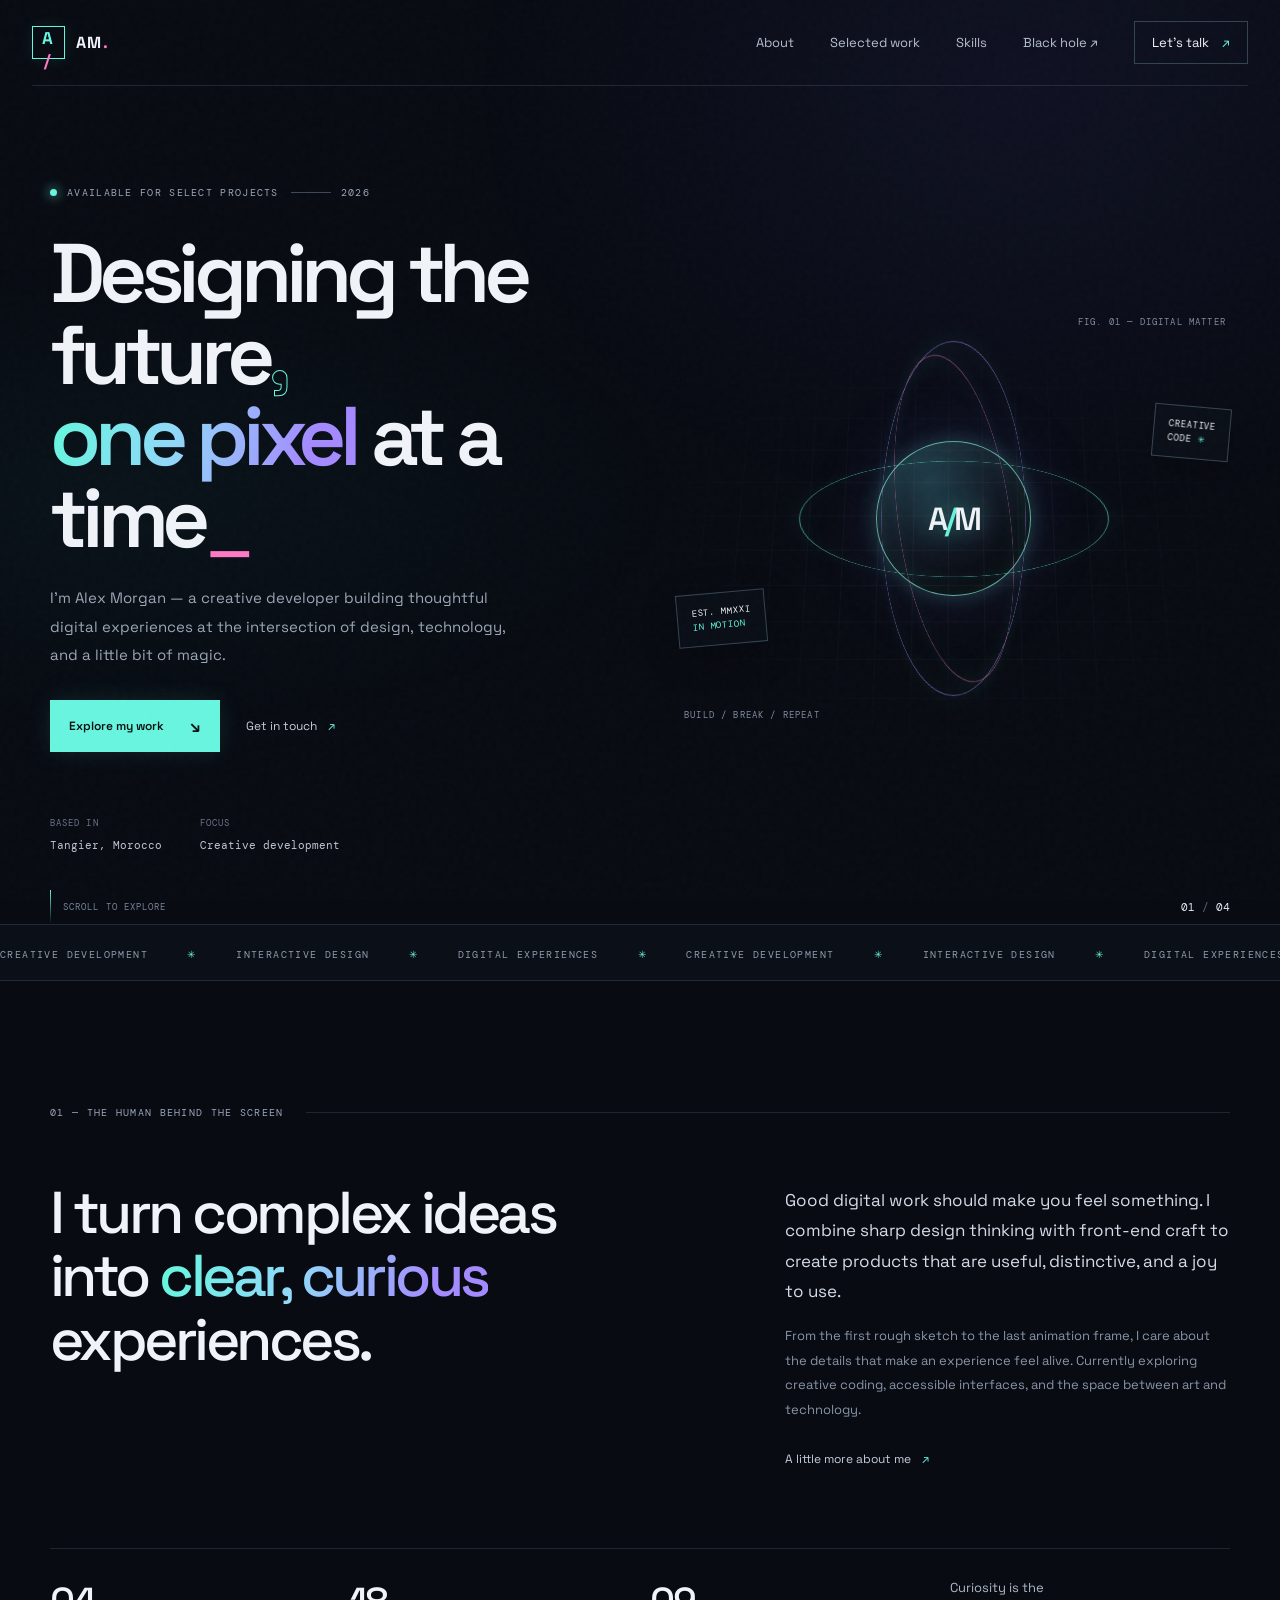
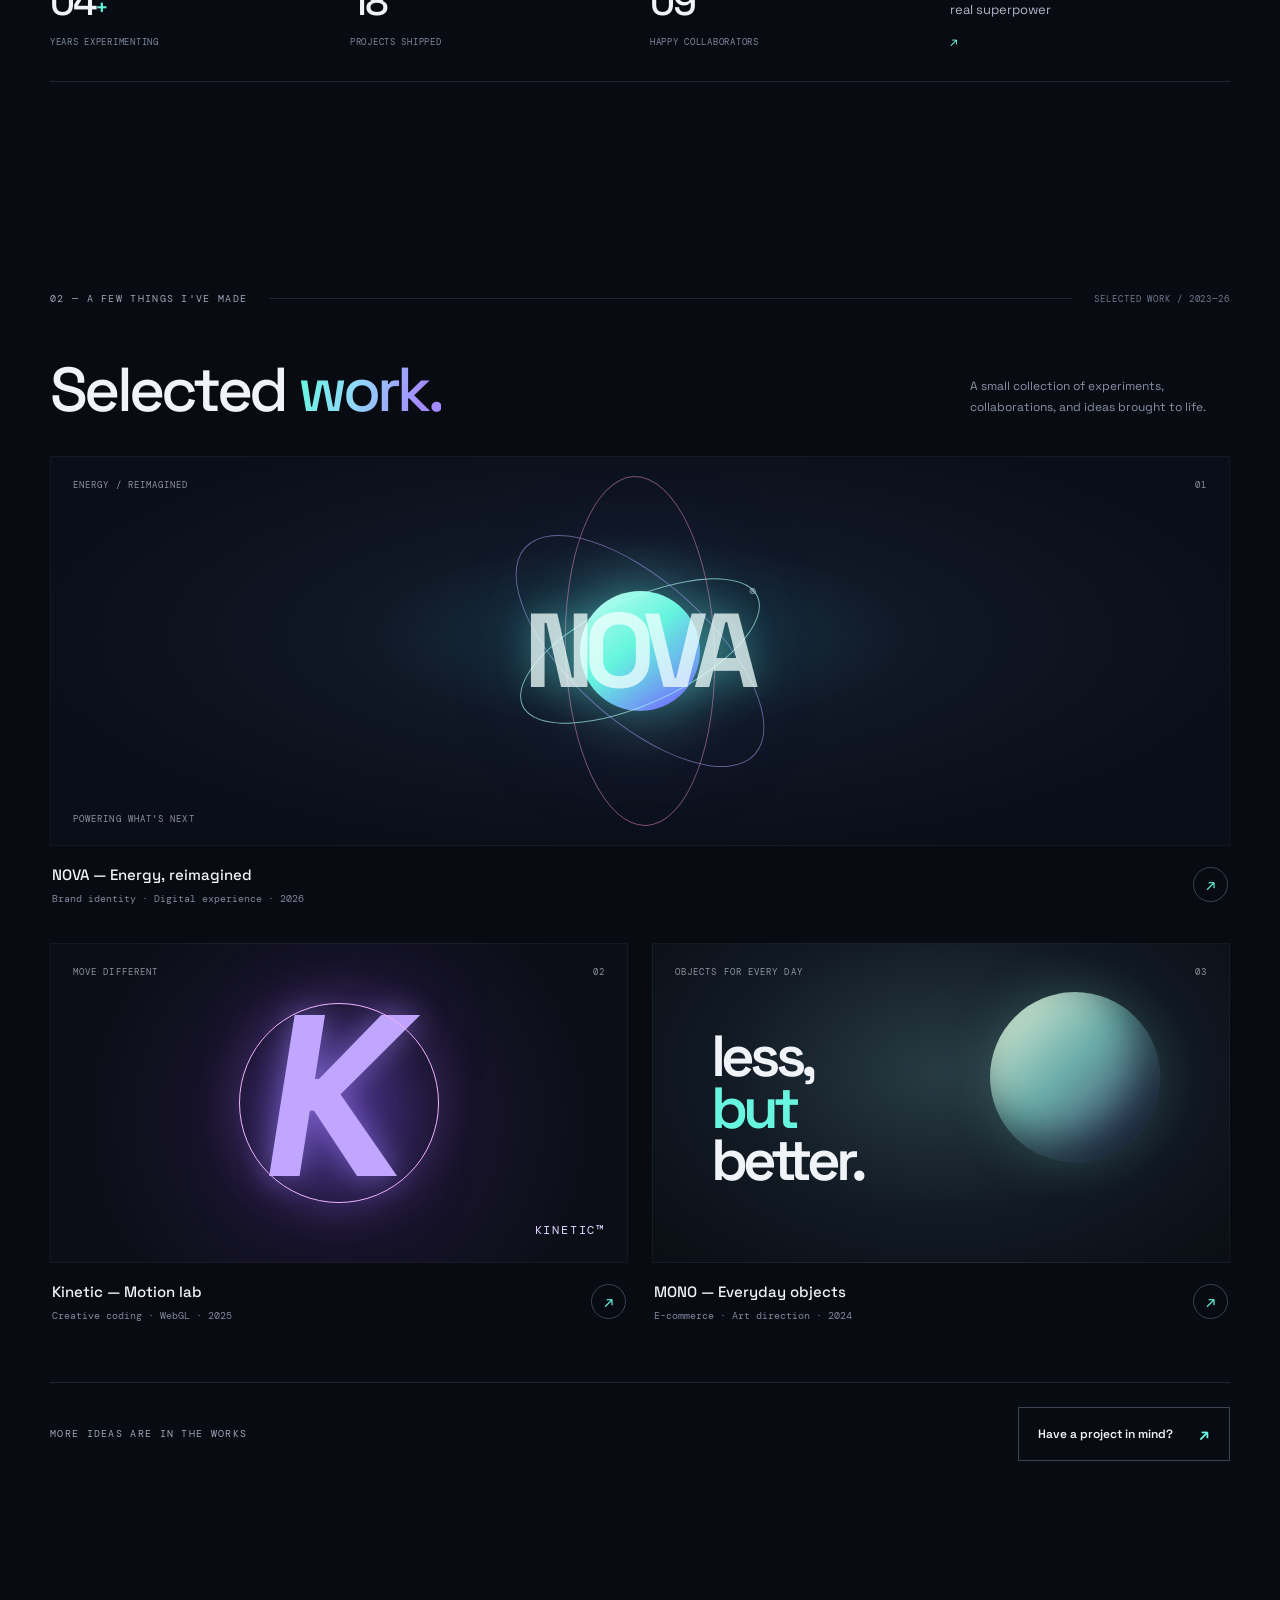
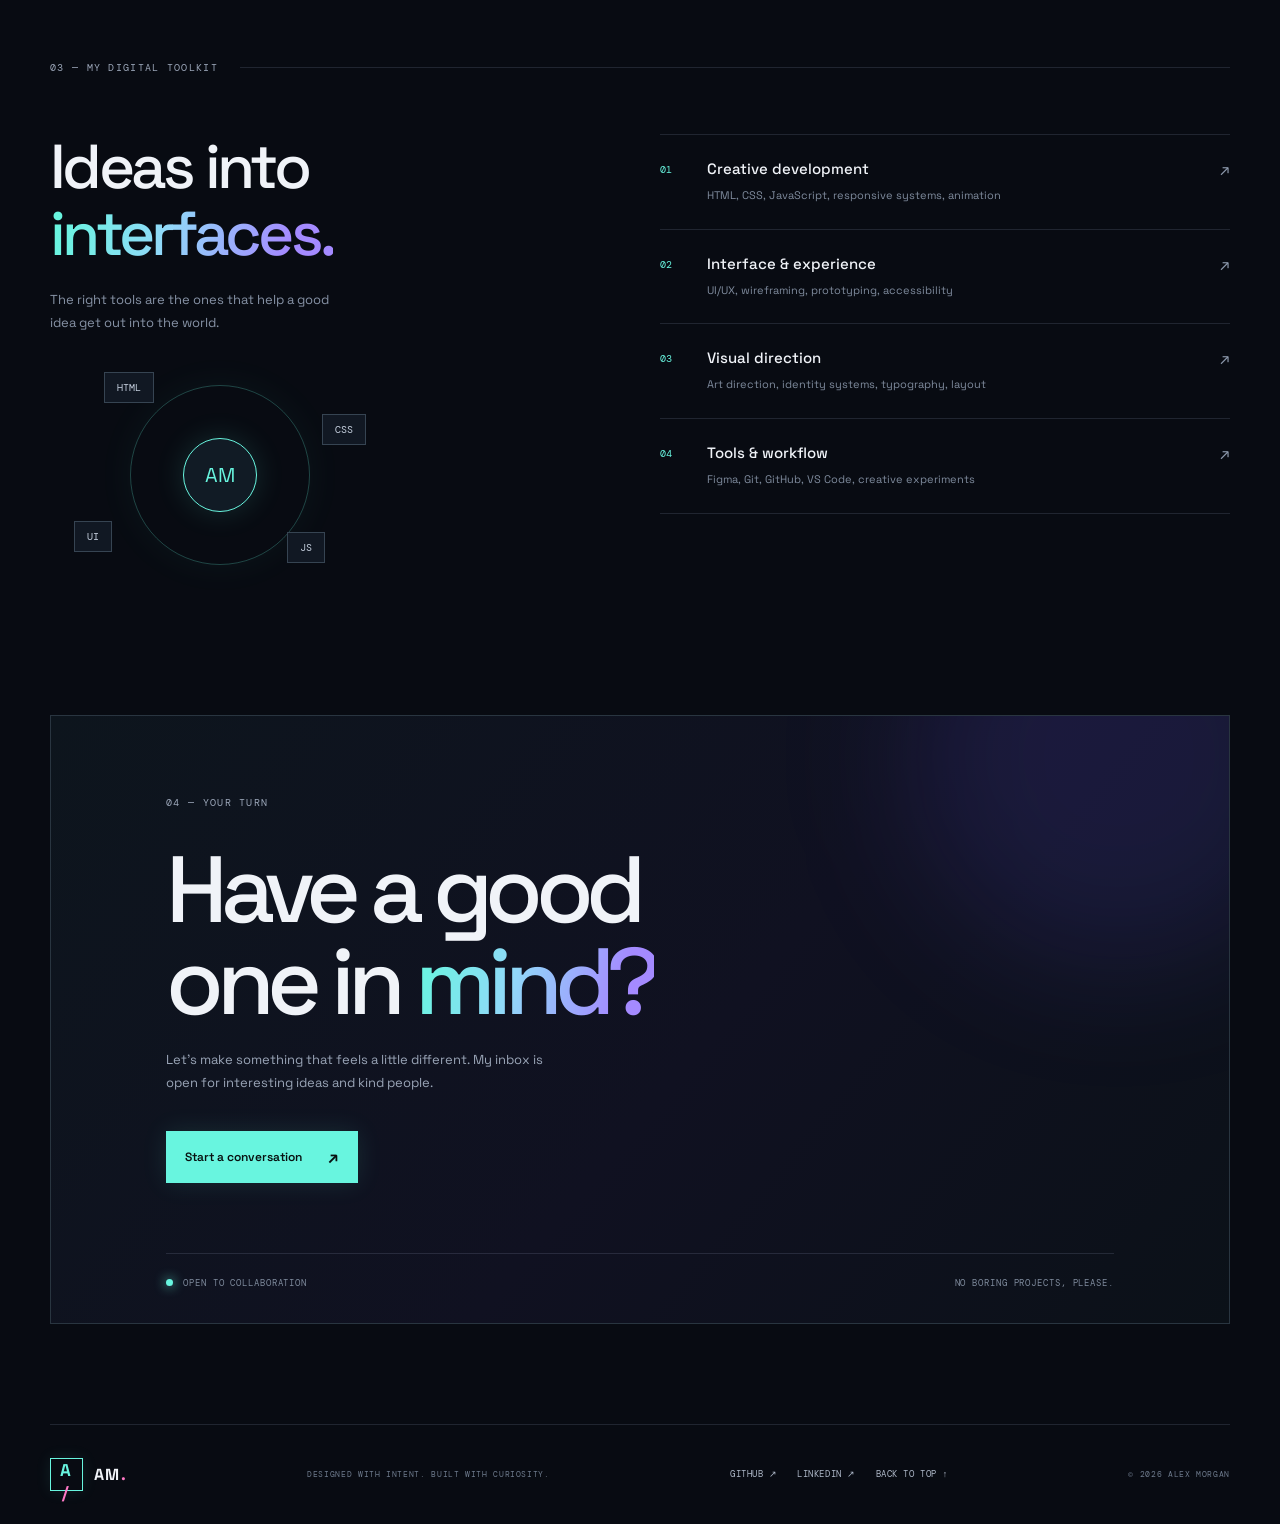
<file: index.html>
<!doctype html>
<html lang="en">
<head>
  <meta charset="utf-8">
  <meta name="viewport" content="width=device-width, initial-scale=1">
  <meta name="theme-color" content="#080b12">
  <meta name="description" content="A futuristic personal portfolio showcasing projects, skills, and ways to connect.">
  <title>Alex Morgan — Creative Developer</title>
  <link rel="preconnect" href="https://fonts.googleapis.com">
  <link rel="preconnect" href="https://fonts.gstatic.com" crossorigin>
  <link href="https://fonts.googleapis.com/css2?family=DM+Mono:wght@400;500&family=Space+Grotesk:wght@400;500;600;700&display=swap" rel="stylesheet">
  <link rel="stylesheet" href="style.css">
  <script src="script.js" defer></script>
</head>
<body>
  <div class="noise" aria-hidden="true"></div>
  <header class="site-header">
    <a class="brand" href="#home" aria-label="Alex Morgan home"><span class="brand-mark">A<span>/</span></span><span>AM<span class="brand-dot">.</span></span></a>
    <button class="menu-toggle" aria-label="Toggle navigation" aria-expanded="false"><span></span><span></span></button>
    <nav class="nav-links" aria-label="Main navigation">
      <a href="#about">About</a><a href="#work">Selected work</a><a href="#skills">Skills</a><a href="./black-hole.html">Black hole ↗</a><a href="#contact" class="nav-cta">Let's talk <span>↗</span></a>
    </nav>
  </header>

  <main>
    <section class="hero section-wrap" id="home">
      <div class="hero-copy">
        <p class="eyebrow"><span class="status-dot"></span> AVAILABLE FOR SELECT PROJECTS <span class="eyebrow-line"></span> 2026</p>
        <h1>Designing the<br>future<span class="outline-word">,</span><br><span class="gradient-text">one pixel</span> at a time<span class="cursor">_</span></h1>
        <p class="hero-intro">I'm Alex Morgan — a creative developer building thoughtful digital experiences at the intersection of design, technology, and a little bit of magic.</p>
        <div class="hero-actions"><a class="button button-primary" href="#work">Explore my work <span>↘</span></a><a class="text-link" href="#contact">Get in touch <span>↗</span></a></div>
        <div class="hero-meta"><span><span class="meta-label">BASED IN</span> Tangier, Morocco</span><span><span class="meta-label">FOCUS</span> Creative development</span></div>
      </div>
      <div class="hero-art" aria-label="Abstract neon 3D orbital artwork">
        <div class="art-grid"></div><div class="orbital orbital-one"></div><div class="orbital orbital-two"></div><div class="orbital orbital-three"></div>
        <div class="core"><div class="core-inner">A<span>/</span>M</div></div>
        <span class="art-label art-label-top">FIG. 01 — DIGITAL MATTER</span><span class="art-label art-label-bottom">BUILD / BREAK / REPEAT</span>
        <span class="floating-tag tag-one">CREATIVE<br>CODE <span>✳</span></span><span class="floating-tag tag-two">EST. MMXXI<br><span>IN MOTION</span></span>
      </div>
      <a class="scroll-cue" href="#about"><span class="scroll-line"></span> SCROLL TO EXPLORE</a>
      <div class="hero-index">01 <span>/</span> 04</div>
    </section>

    <section class="ticker" aria-label="Areas of work"><div class="ticker-track"><span>CREATIVE DEVELOPMENT <i>✳</i> INTERACTIVE DESIGN <i>✳</i> DIGITAL EXPERIENCES <i>✳</i> CREATIVE DEVELOPMENT <i>✳</i> INTERACTIVE DESIGN <i>✳</i> DIGITAL EXPERIENCES <i>✳</i></span></div></section>

    <section class="about section-wrap section-space" id="about">
      <div class="section-heading"><p class="eyebrow">01 — THE HUMAN BEHIND THE SCREEN</p><span class="heading-rule"></span></div>
      <div class="about-grid"><h2>I turn complex ideas into <span class="gradient-text">clear, curious</span> experiences.</h2><div class="about-body"><p class="large-copy">Good digital work should make you feel something. I combine sharp design thinking with front-end craft to create products that are useful, distinctive, and a joy to use.</p><p>From the first rough sketch to the last animation frame, I care about the details that make an experience feel alive. Currently exploring creative coding, accessible interfaces, and the space between art and technology.</p><a class="text-link" href="#contact">A little more about me <span>↗</span></a></div></div>
      <div class="stats-row"><div><strong>04<span>+</span></strong><small>YEARS EXPERIMENTING</small></div><div><strong>18</strong><small>PROJECTS SHIPPED</small></div><div><strong>09</strong><small>HAPPY COLLABORATORS</small></div><div class="stats-note">Curiosity is the<br>real superpower <span>↗</span></div></div>
    </section>

    <section class="work section-wrap section-space" id="work">
      <div class="section-heading"><p class="eyebrow">02 — A FEW THINGS I'VE MADE</p><span class="heading-rule"></span><span class="section-count">SELECTED WORK / 2023—26</span></div>
      <div class="work-intro"><h2>Selected <span class="gradient-text">work.</span></h2><p>A small collection of experiments, collaborations, and ideas brought to life.</p></div>
      <div class="project-grid">
        <a class="project-card project-wide" href="#contact" aria-label="Discuss the NOVA project">
          <div class="project-visual visual-nova"><div class="nova-sun"></div><div class="nova-ring ring-a"></div><div class="nova-ring ring-b"></div><div class="nova-ring ring-c"></div><span class="visual-caption">ENERGY / REIMAGINED</span><span class="visual-number">01</span><div class="visual-title">NOVA<span>®</span></div><span class="visual-bottom">POWERING WHAT'S NEXT</span></div>
          <div class="project-info"><div><h3>NOVA — Energy, reimagined</h3><p>Brand identity · Digital experience · 2026</p></div><span class="project-arrow">↗</span></div>
        </a>
        <a class="project-card" href="#contact" aria-label="Discuss the Kinetic project">
          <div class="project-visual visual-kinetic"><div class="kinetic-letter">K</div><div class="kinetic-circle"></div><span class="visual-caption">MOVE DIFFERENT</span><span class="kinetic-label">KINETIC™</span><span class="visual-number">02</span></div>
          <div class="project-info"><div><h3>Kinetic — Motion lab</h3><p>Creative coding · WebGL · 2025</p></div><span class="project-arrow">↗</span></div>
        </a>
        <a class="project-card" href="#contact" aria-label="Discuss the Mono project">
          <div class="project-visual visual-mono"><div class="mono-orb"></div><div class="mono-type">less,<br><span>but</span><br>better.</div><span class="visual-caption">OBJECTS FOR EVERY DAY</span><span class="visual-number">03</span></div>
          <div class="project-info"><div><h3>MONO — Everyday objects</h3><p>E-commerce · Art direction · 2024</p></div><span class="project-arrow">↗</span></div>
        </a>
      </div>
      <div class="work-footer"><span class="eyebrow">MORE IDEAS ARE IN THE WORKS</span><a class="button button-ghost" href="#contact">Have a project in mind? <span>↗</span></a></div>
    </section>

    <section class="skills section-wrap section-space" id="skills">
      <div class="section-heading"><p class="eyebrow">03 — MY DIGITAL TOOLKIT</p><span class="heading-rule"></span></div>
      <div class="skills-grid"><div><h2>Ideas into<br><span class="gradient-text">interfaces.</span></h2><p class="skills-lead">The right tools are the ones that help a good idea get out into the world.</p><div class="skill-orbit"><div class="orbit-ring"></div><div class="orbit-core">AM</div><span class="orbit-chip chip-html">HTML</span><span class="orbit-chip chip-css">CSS</span><span class="orbit-chip chip-js">JS</span><span class="orbit-chip chip-ui">UI</span></div></div>
        <div class="skill-list"><div class="skill-row"><span class="skill-num">01</span><div><h3>Creative development</h3><p>HTML, CSS, JavaScript, responsive systems, animation</p></div><span class="skill-plus">↗</span></div><div class="skill-row"><span class="skill-num">02</span><div><h3>Interface & experience</h3><p>UI/UX, wireframing, prototyping, accessibility</p></div><span class="skill-plus">↗</span></div><div class="skill-row"><span class="skill-num">03</span><div><h3>Visual direction</h3><p>Art direction, identity systems, typography, layout</p></div><span class="skill-plus">↗</span></div><div class="skill-row"><span class="skill-num">04</span><div><h3>Tools & workflow</h3><p>Figma, Git, GitHub, VS Code, creative experiments</p></div><span class="skill-plus">↗</span></div></div>
      </div>
    </section>

    <section class="contact section-wrap" id="contact">
      <div class="contact-glow"></div><p class="eyebrow">04 — YOUR TURN</p><h2>Have a good<br>one in <span class="gradient-text">mind?</span></h2><p class="contact-copy">Let's make something that feels a little different. My inbox is open for interesting ideas and kind people.</p><a class="button button-primary contact-button" href="mailto:hello@example.com?subject=Let's%20make%20something">Start a conversation <span>↗</span></a>
      <div class="contact-bottom"><span class="availability"><span class="status-dot"></span> OPEN TO COLLABORATION</span><span>NO BORING PROJECTS, PLEASE.</span></div>
    </section>
  </main>

  <footer class="site-footer section-wrap"><a class="brand" href="#home"><span class="brand-mark">A<span>/</span></span><span>AM<span class="brand-dot">.</span></span></a><span>DESIGNED WITH INTENT. BUILT WITH CURIOSITY.</span><div class="footer-links"><a href="https://github.com/" target="_blank" rel="noreferrer">GITHUB ↗</a><a href="https://www.linkedin.com/" target="_blank" rel="noreferrer">LINKEDIN ↗</a><a href="#home">BACK TO TOP ↑</a></div><span class="copyright">© 2026 ALEX MORGAN</span></footer>
</body>
</html>
</file>
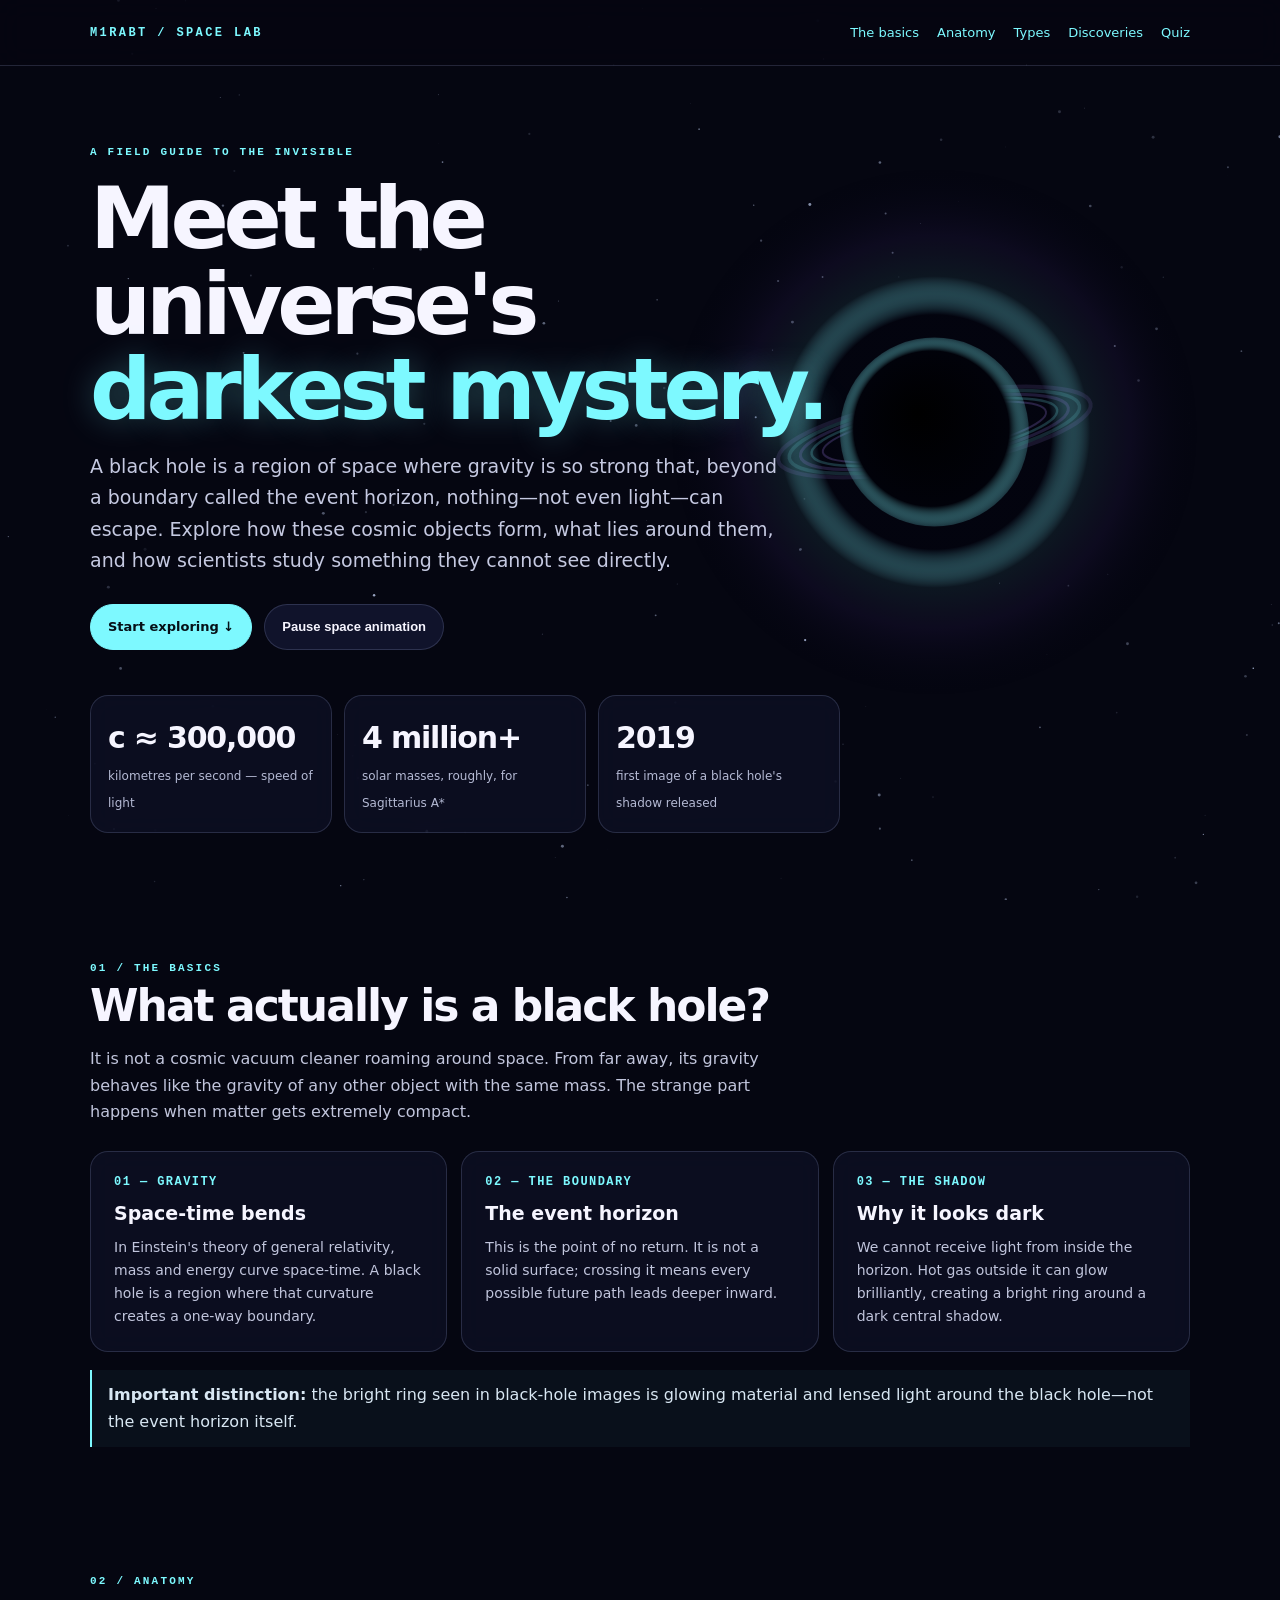
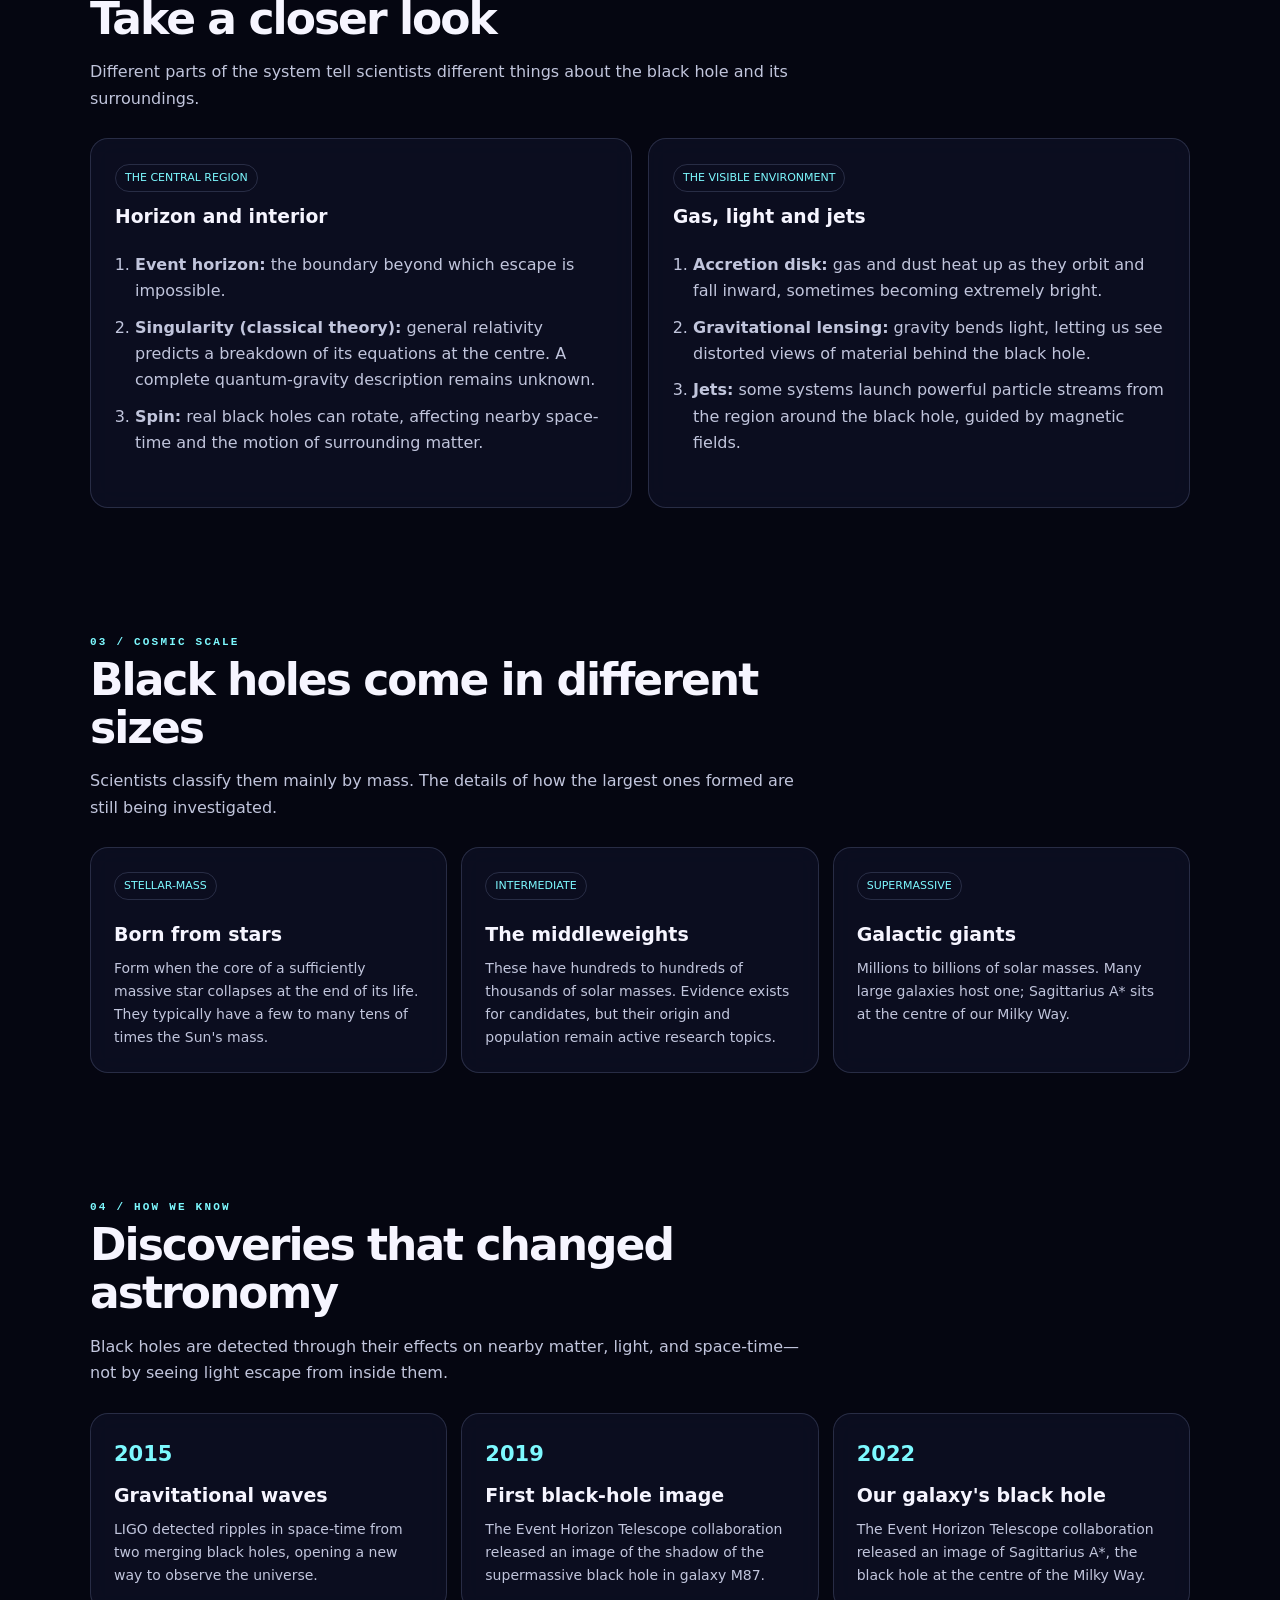
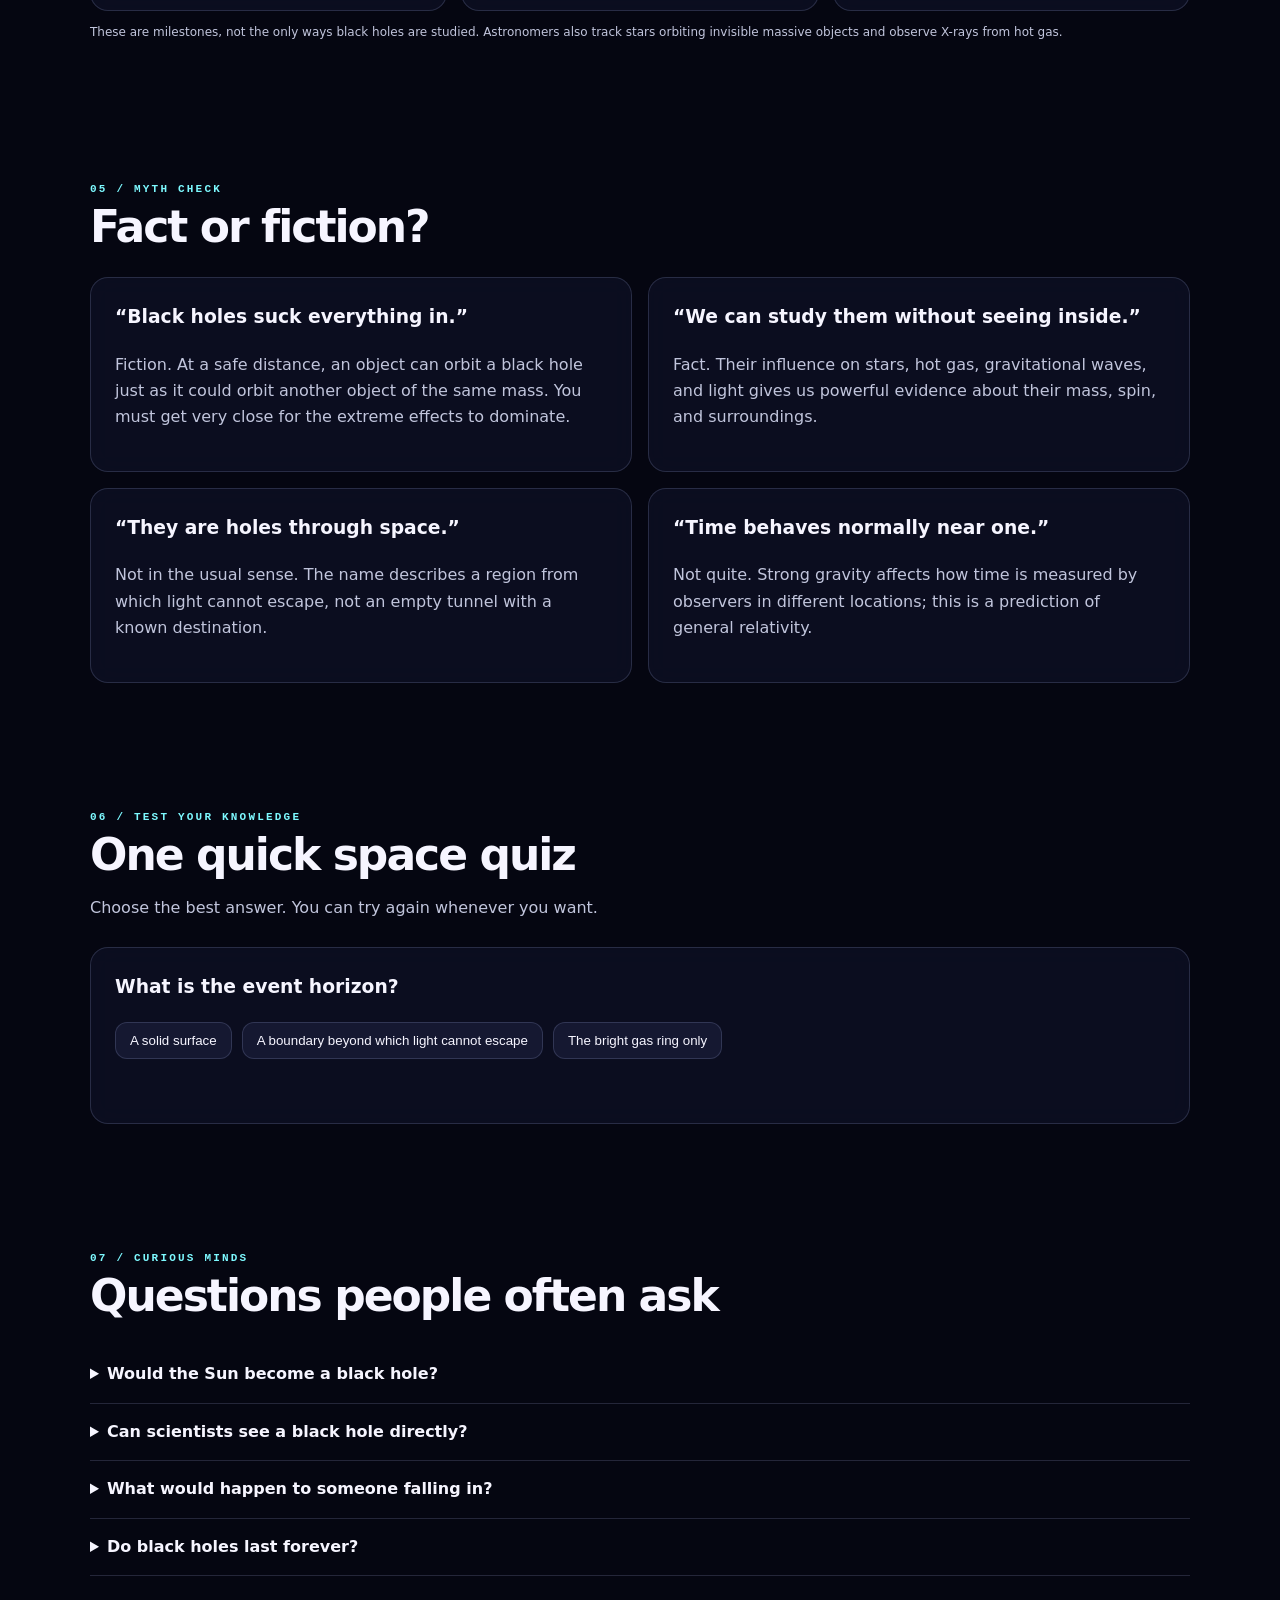
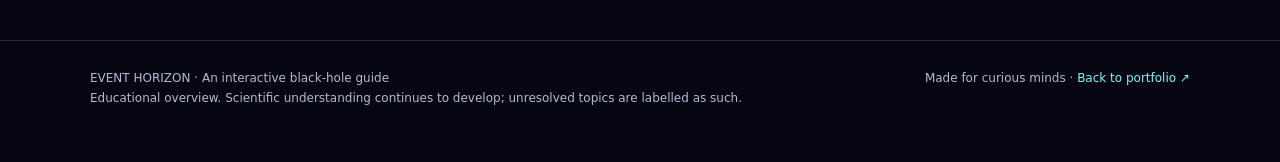
<file: black-hole.html>
<!doctype html>
<html lang="en">
<head>
<meta charset="utf-8">
<meta name="viewport" content="width=device-width, initial-scale=1">
<meta name="theme-color" content="#050611">
<meta name="description" content="Explore black holes: how they form, event horizons, spaghettification, types, famous discoveries, and interactive space facts.">
<title>Event Horizon — Explore Black Holes</title>
<style>
:root{color-scheme:dark;--bg:#050611;--panel:rgba(13,16,36,.78);--line:rgba(190,198,255,.17);--cyan:#7df9ff;--violet:#b69aff;--text:#f6f5ff;--muted:#b5bad4}
*{box-sizing:border-box}html{scroll-behavior:smooth}body{margin:0;background:var(--bg);color:var(--text);font-family:Inter,ui-sans-serif,system-ui,-apple-system,BlinkMacSystemFont,"Segoe UI",sans-serif;line-height:1.65}canvas{position:fixed;inset:0;width:100%;height:100%;z-index:0;pointer-events:none}a{color:var(--cyan);text-decoration:none}a:hover{text-decoration:underline}.page{position:relative;z-index:1}.wrap{width:min(1100px,calc(100% - 36px));margin:auto}header{padding:22px 0;border-bottom:1px solid var(--line);background:rgba(5,6,17,.6);backdrop-filter:blur(14px)}nav{display:flex;align-items:center;justify-content:space-between;gap:18px}.brand{font:700 12px ui-monospace,monospace;letter-spacing:.2em}.brand span{color:var(--cyan)}.navlinks{display:flex;gap:18px;flex-wrap:wrap;font-size:13px;color:var(--muted)}.hero{min-height:70vh;display:grid;align-items:center;padding:80px 0 65px}.eyebrow{color:var(--cyan);font:700 11px ui-monospace,monospace;letter-spacing:.2em;text-transform:uppercase}.hero h1{font-size:clamp(42px,8vw,86px);line-height:.99;letter-spacing:-.06em;max-width:850px;margin:18px 0}.hero h1 em{font-style:normal;color:var(--cyan);text-shadow:0 0 32px #7df9ff44}.lead{max-width:690px;color:#c5c9e1;font-size:clamp(16px,2vw,19px)}.actions{display:flex;gap:12px;flex-wrap:wrap;margin-top:28px}.btn{display:inline-flex;align-items:center;justify-content:center;border:1px solid var(--line);border-radius:999px;padding:11px 17px;background:#10132b;color:var(--text);font-weight:650;font-size:13px;cursor:pointer}.btn.primary{background:var(--cyan);color:#061017;border-color:var(--cyan)}.btn:hover{transform:translateY(-1px);text-decoration:none}.stats{display:grid;grid-template-columns:repeat(3,1fr);gap:12px;margin-top:45px;max-width:750px}.stat,.card,.factbox,.quiz{background:var(--panel);border:1px solid var(--line);border-radius:18px;backdrop-filter:blur(12px)}.stat{padding:17px}.stat strong{display:block;font-size:clamp(20px,3vw,30px);letter-spacing:-.04em}.stat span{color:var(--muted);font-size:12px}.section{padding:64px 0}.section-head{max-width:720px;margin-bottom:26px}.section h2{font-size:clamp(28px,4vw,44px);letter-spacing:-.045em;line-height:1.1;margin:8px 0 12px}.section p{color:#c1c5dc}.grid{display:grid;grid-template-columns:repeat(3,minmax(0,1fr));gap:14px}.card{padding:23px}.card .num{color:var(--cyan);font:700 12px ui-monospace,monospace;letter-spacing:.12em}.card h3{margin:9px 0 6px;font-size:19px}.card p{margin:0;font-size:14px}.two-col{display:grid;grid-template-columns:1fr 1fr;gap:16px}.factbox{padding:24px}.factbox h3{margin-top:0}.steps{padding-left:20px;color:#c1c5dc}.steps li{padding:0 0 10px}.callout{border-left:2px solid var(--cyan);padding:12px 16px;margin-top:18px;background:#7df9ff0b;color:#d8e7f3}.type-label{display:inline-block;border:1px solid var(--line);border-radius:999px;padding:4px 9px;font-size:11px;color:var(--cyan);margin-bottom:10px}.timeline{display:grid;grid-template-columns:repeat(3,1fr);gap:14px}.timeline .card{position:relative}.timeline strong{display:block;font-size:21px;color:var(--cyan)}.quiz{padding:24px}.quiz h3{margin-top:0}.answers{display:flex;gap:10px;flex-wrap:wrap}.answer{background:#151831;border:1px solid var(--line);color:var(--text);border-radius:12px;padding:10px 14px;cursor:pointer}.answer:hover{border-color:var(--cyan)}#quiz-result{min-height:28px;color:var(--cyan);font-weight:650;margin-top:12px}.faq details{border-bottom:1px solid var(--line);padding:15px 0}.faq summary{cursor:pointer;font-weight:650}.faq details p{font-size:14px;margin-bottom:0}footer{padding:28px 0 45px;border-top:1px solid var(--line);color:var(--muted);font-size:12px}.footrow{display:flex;justify-content:space-between;gap:15px;flex-wrap:wrap}.small{font-size:12px;color:var(--muted)}@media(max-width:760px){.grid,.timeline{grid-template-columns:1fr}.two-col{grid-template-columns:1fr}.hero{min-height:auto;padding:70px 0 45px}.stats{gap:8px}.stat{padding:12px}.navlinks{gap:10px}.section{padding:48px 0}}@media(prefers-reduced-motion:reduce){html{scroll-behavior:auto}*{transition:none!important}}
</style>
</head>
<body>
<canvas id="space" aria-hidden="true"></canvas>
<div class="page">
<header><div class="wrap"><nav><a class="brand" href="./index.html">M1RABT <span>/ SPACE LAB</span></a><div class="navlinks"><a href="#basics">The basics</a><a href="#anatomy">Anatomy</a><a href="#types">Types</a><a href="#discoveries">Discoveries</a><a href="#quiz">Quiz</a></div></nav></div></header>
<main>
<section class="hero wrap">
<div><div class="eyebrow">A field guide to the invisible</div><h1>Meet the universe's<br><em>darkest mystery.</em></h1><p class="lead">A black hole is a region of space where gravity is so strong that, beyond a boundary called the event horizon, nothing—not even light—can escape. Explore how these cosmic objects form, what lies around them, and how scientists study something they cannot see directly.</p><div class="actions"><a class="btn primary" href="#basics">Start exploring ↓</a><button class="btn" id="motion-toggle" type="button">Pause space animation</button></div>
<div class="stats"><div class="stat"><strong>c ≈ 300,000</strong><span>kilometres per second — speed of light</span></div><div class="stat"><strong>4 million+</strong><span>solar masses, roughly, for Sagittarius A*</span></div><div class="stat"><strong>2019</strong><span>first image of a black hole's shadow released</span></div></div>
</div></section>
<section class="section wrap" id="basics"><div class="section-head"><div class="eyebrow">01 / The basics</div><h2>What actually is a black hole?</h2><p>It is not a cosmic vacuum cleaner roaming around space. From far away, its gravity behaves like the gravity of any other object with the same mass. The strange part happens when matter gets extremely compact.</p></div><div class="grid">
<article class="card"><div class="num">01 — GRAVITY</div><h3>Space-time bends</h3><p>In Einstein's theory of general relativity, mass and energy curve space-time. A black hole is a region where that curvature creates a one-way boundary.</p></article>
<article class="card"><div class="num">02 — THE BOUNDARY</div><h3>The event horizon</h3><p>This is the point of no return. It is not a solid surface; crossing it means every possible future path leads deeper inward.</p></article>
<article class="card"><div class="num">03 — THE SHADOW</div><h3>Why it looks dark</h3><p>We cannot receive light from inside the horizon. Hot gas outside it can glow brilliantly, creating a bright ring around a dark central shadow.</p></article>
</div><div class="callout"><strong>Important distinction:</strong> the bright ring seen in black-hole images is glowing material and lensed light around the black hole—not the event horizon itself.</div></section>
<section class="section wrap" id="anatomy"><div class="section-head"><div class="eyebrow">02 / Anatomy</div><h2>Take a closer look</h2><p>Different parts of the system tell scientists different things about the black hole and its surroundings.</p></div><div class="two-col">
<div class="factbox"><span class="type-label">THE CENTRAL REGION</span><h3>Horizon and interior</h3><ol class="steps"><li><strong>Event horizon:</strong> the boundary beyond which escape is impossible.</li><li><strong>Singularity (classical theory):</strong> general relativity predicts a breakdown of its equations at the centre. A complete quantum-gravity description remains unknown.</li><li><strong>Spin:</strong> real black holes can rotate, affecting nearby space-time and the motion of surrounding matter.</li></ol></div>
<div class="factbox"><span class="type-label">THE VISIBLE ENVIRONMENT</span><h3>Gas, light and jets</h3><ol class="steps"><li><strong>Accretion disk:</strong> gas and dust heat up as they orbit and fall inward, sometimes becoming extremely bright.</li><li><strong>Gravitational lensing:</strong> gravity bends light, letting us see distorted views of material behind the black hole.</li><li><strong>Jets:</strong> some systems launch powerful particle streams from the region around the black hole, guided by magnetic fields.</li></ol></div></div></section>
<section class="section wrap" id="types"><div class="section-head"><div class="eyebrow">03 / Cosmic scale</div><h2>Black holes come in different sizes</h2><p>Scientists classify them mainly by mass. The details of how the largest ones formed are still being investigated.</p></div><div class="grid">
<article class="card"><span class="type-label">STELLAR-MASS</span><h3>Born from stars</h3><p>Form when the core of a sufficiently massive star collapses at the end of its life. They typically have a few to many tens of times the Sun's mass.</p></article>
<article class="card"><span class="type-label">INTERMEDIATE</span><h3>The middleweights</h3><p>These have hundreds to hundreds of thousands of solar masses. Evidence exists for candidates, but their origin and population remain active research topics.</p></article>
<article class="card"><span class="type-label">SUPERMASSIVE</span><h3>Galactic giants</h3><p>Millions to billions of solar masses. Many large galaxies host one; Sagittarius A* sits at the centre of our Milky Way.</p></article>
</div></section>
<section class="section wrap" id="discoveries"><div class="section-head"><div class="eyebrow">04 / How we know</div><h2>Discoveries that changed astronomy</h2><p>Black holes are detected through their effects on nearby matter, light, and space-time—not by seeing light escape from inside them.</p></div><div class="timeline">
<article class="card"><strong>2015</strong><h3>Gravitational waves</h3><p>LIGO detected ripples in space-time from two merging black holes, opening a new way to observe the universe.</p></article>
<article class="card"><strong>2019</strong><h3>First black-hole image</h3><p>The Event Horizon Telescope collaboration released an image of the shadow of the supermassive black hole in galaxy M87.</p></article>
<article class="card"><strong>2022</strong><h3>Our galaxy's black hole</h3><p>The Event Horizon Telescope collaboration released an image of Sagittarius A*, the black hole at the centre of the Milky Way.</p></article>
</div><p class="small">These are milestones, not the only ways black holes are studied. Astronomers also track stars orbiting invisible massive objects and observe X-rays from hot gas.</p></section>
<section class="section wrap"><div class="section-head"><div class="eyebrow">05 / Myth check</div><h2>Fact or fiction?</h2></div><div class="two-col"><div class="factbox"><h3>“Black holes suck everything in.”</h3><p>Fiction. At a safe distance, an object can orbit a black hole just as it could orbit another object of the same mass. You must get very close for the extreme effects to dominate.</p></div><div class="factbox"><h3>“We can study them without seeing inside.”</h3><p>Fact. Their influence on stars, hot gas, gravitational waves, and light gives us powerful evidence about their mass, spin, and surroundings.</p></div><div class="factbox"><h3>“They are holes through space.”</h3><p>Not in the usual sense. The name describes a region from which light cannot escape, not an empty tunnel with a known destination.</p></div><div class="factbox"><h3>“Time behaves normally near one.”</h3><p>Not quite. Strong gravity affects how time is measured by observers in different locations; this is a prediction of general relativity.</p></div></div></section>
<section class="section wrap" id="quiz"><div class="section-head"><div class="eyebrow">06 / Test your knowledge</div><h2>One quick space quiz</h2><p>Choose the best answer. You can try again whenever you want.</p></div><div class="quiz"><h3>What is the event horizon?</h3><div class="answers"><button class="answer" data-correct="false">A solid surface</button><button class="answer" data-correct="true">A boundary beyond which light cannot escape</button><button class="answer" data-correct="false">The bright gas ring only</button></div><div id="quiz-result" role="status" aria-live="polite"></div></div></section>
<section class="section wrap"><div class="section-head"><div class="eyebrow">07 / Curious minds</div><h2>Questions people often ask</h2></div><div class="faq"><details><summary>Would the Sun become a black hole?</summary><p>No. The Sun does not have enough mass to collapse into a black hole at the end of its life. It is expected to become a white dwarf after its giant phases.</p></details><details><summary>Can scientists see a black hole directly?</summary><p>They can image the black hole's shadow against glowing surrounding material, and measure its effects. The event horizon itself does not emit light for us to see.</p></details><details><summary>What would happen to someone falling in?</summary><p>The experience would depend on the black hole's mass and the path taken. Differences in gravity across an object can stretch it—a process nicknamed “spaghettification.” This is a theoretical explanation, not a safe or survivable journey.</p></details><details><summary>Do black holes last forever?</summary><p>According to theoretical predictions, black holes can very slowly lose energy through Hawking radiation. For astrophysical black holes, this process would take far longer than the current age of the universe.</p></details></div></section>
</main>
<footer><div class="wrap footrow"><span>EVENT HORIZON · An interactive black-hole guide</span><span>Made for curious minds · <a href="./index.html">Back to portfolio ↗</a></span></div><div class="wrap small">Educational overview. Scientific understanding continues to develop; unresolved topics are labelled as such.</div></footer>
</div>
<script>
(()=>{const canvas=document.getElementById('space'),ctx=canvas.getContext('2d');let w=0,h=0,dpr=1,stars=[],running=true,raf=0,t=0;const reduced=matchMedia('(prefers-reduced-motion: reduce)').matches;
function resize(){dpr=Math.min(devicePixelRatio||1,2);w=innerWidth;h=innerHeight;canvas.width=w*dpr;canvas.height=h*dpr;ctx.setTransform(dpr,0,0,dpr,0,0);stars=Array.from({length:Math.min(240,Math.floor(w*h/6500))},()=>({x:Math.random()*w,y:Math.random()*h,r:Math.random()*1.3+.2,a:Math.random()*.65+.15,p:Math.random()*6.28}));}
function draw(){ctx.clearRect(0,0,w,h);for(const s of stars){const twinkle=.7+.3*Math.sin(t*.018+s.p);ctx.fillStyle='rgba(205,220,255,'+(s.a*twinkle)+')';ctx.beginPath();ctx.arc(s.x,s.y,s.r,0,Math.PI*2);ctx.fill()}const x=w*.73,y=h*.48,R=Math.min(w,h)*.105;const glow=ctx.createRadialGradient(x,y,R*.4,x,y,R*2.8);glow.addColorStop(0,'rgba(3,4,15,1)');glow.addColorStop(.35,'rgba(3,4,15,.96)');glow.addColorStop(.52,'rgba(125,249,255,.07)');glow.addColorStop(.7,'rgba(151,94,255,.06)');glow.addColorStop(1,'rgba(3,4,15,0)');ctx.fillStyle=glow;ctx.beginPath();ctx.arc(x,y,R*2.8,0,Math.PI*2);ctx.fill();ctx.save();ctx.translate(x,y);ctx.rotate(-.18);for(let i=0;i<5;i++){ctx.beginPath();ctx.ellipse(0,0,R*(1.2+i*.12),R*(.24+i*.035),0,0,Math.PI*2);ctx.strokeStyle='rgba('+(i%2?'125,249,255':'174,137,255')+','+(0.22-i*.025)+')';ctx.lineWidth=2+i*.5;ctx.stroke()}ctx.restore();const hole=ctx.createRadialGradient(x-R*.18,y-R*.2,1,x,y,R);hole.addColorStop(0,'#000');hole.addColorStop(.82,'#01020a');hole.addColorStop(1,'rgba(125,249,255,.2)');ctx.fillStyle=hole;ctx.beginPath();ctx.arc(x,y,R,0,Math.PI*2);ctx.fill();if(running){t++;raf=requestAnimationFrame(draw)}}
function start(){cancelAnimationFrame(raf);draw()}addEventListener('resize',()=>{resize();if(running)start()});resize();running=!reduced;const toggle=document.getElementById('motion-toggle');if(reduced)toggle.textContent='Enable space animation';toggle.addEventListener('click',()=>{running=!running;toggle.textContent=running?'Pause space animation':'Play space animation';if(running)start();else cancelAnimationFrame(raf)});document.querySelectorAll('.answer').forEach(b=>b.addEventListener('click',()=>{const out=document.getElementById('quiz-result');if(b.dataset.correct==='true'){out.textContent='Correct! It is the point-of-no-return boundary.'}else{out.textContent='Not quite—try again. It is a boundary, not a solid surface or simply the glowing ring.'}}));if(running)start();})();
</script>
</body>
</html>
</file>
<file: style.css>
:root{--bg:#080b12;--panel:#0e131d;--panel2:#111925;--text:#f0f3f8;--muted:#8791a4;--line:rgba(172,190,221,.15);--cyan:#68f5df;--purple:#a48aff;--pink:#ff79c6;--mono:"DM Mono",monospace;--display:"Space Grotesk",sans-serif}*{box-sizing:border-box}html{scroll-behavior:smooth;scroll-padding-top:90px}body{margin:0;background:var(--bg);color:var(--text);font-family:var(--display),sans-serif;overflow-x:hidden}body::before{content:"";position:fixed;inset:0;pointer-events:none;z-index:-2;background:radial-gradient(ellipse at 80% 10%,rgba(77,72,173,.11),transparent 38%),radial-gradient(ellipse at 10% 55%,rgba(33,154,144,.06),transparent 34%)}a{color:inherit;text-decoration:none}button{font:inherit}.noise{position:fixed;inset:0;z-index:20;pointer-events:none;opacity:.035;background-image:url("data:image/svg+xml,%3Csvg viewBox='0 0 180 180' xmlns='http://www.w3.org/2000/svg'%3E%3Cfilter id='n'%3E%3CfeTurbulence type='fractalNoise' baseFrequency='.92' numOctaves='3' stitchTiles='stitch'/%3E%3C/filter%3E%3Crect width='100%25' height='100%25' filter='url(%23n)' opacity='.65'/%3E%3C/svg%3E")}.section-wrap{width:min(1180px,calc(100% - 64px));margin-inline:auto}.site-header{height:86px;width:min(1320px,calc(100% - 64px));margin:auto;display:flex;align-items:center;justify-content:space-between;border-bottom:1px solid var(--line);position:relative;z-index:30}.brand{display:inline-flex;align-items:center;gap:11px;font-size:16px;font-weight:700;letter-spacing:.08em}.brand-mark{display:grid;place-items:center;width:33px;height:33px;border:1px solid var(--cyan);color:var(--cyan);font-size:17px;box-shadow:0 0 16px #68f5df18}.brand-mark span,.brand-dot{color:var(--pink)}.nav-links{display:flex;align-items:center;gap:36px;font-size:13px;color:#b7bfce}.nav-links>a:not(.nav-cta):hover,.footer-links a:hover{color:var(--cyan)}.nav-cta{border:1px solid #344451;padding:12px 17px;color:var(--text);transition:.25s}.nav-cta span{color:var(--cyan);margin-left:10px}.nav-cta:hover{border-color:var(--cyan);box-shadow:0 0 18px #68f5df18}.menu-toggle{display:none;background:none;border:0;color:var(--text)}.hero{min-height:690px;padding-top:100px;padding-bottom:72px;position:relative;display:grid;grid-template-columns:1.04fr .96fr;align-items:center;gap:28px}.hero-copy{position:relative;z-index:2}.eyebrow{font:10px var(--mono);letter-spacing:.13em;color:#9ba6b8;margin:0;display:flex;align-items:center;gap:10px}.status-dot{display:inline-block;width:7px;height:7px;border-radius:50%;background:var(--cyan);box-shadow:0 0 12px var(--cyan);flex-shrink:0}.eyebrow-line{height:1px;width:40px;background:#3b4858;margin-left:2px}.hero h1{font-size:clamp(52px,6.5vw,88px);letter-spacing:-.075em;line-height:.98;margin:34px 0 25px;font-weight:600}.outline-word{-webkit-text-stroke:1px var(--cyan);color:transparent}.gradient-text{background:linear-gradient(105deg,var(--cyan) 5%,#91d8f9 42%,var(--purple) 83%);-webkit-background-clip:text;background-clip:text;color:transparent}.cursor{font-weight:400;color:var(--pink);animation:blink 1s steps(2,start) infinite}@keyframes blink{to{visibility:hidden}}.hero-intro{max-width:470px;color:#9ca6b7;font-size:15px;line-height:1.9}.hero-actions{display:flex;align-items:center;gap:26px;margin-top:30px}.button{display:inline-flex;align-items:center;gap:26px;padding:15px 19px;font-size:12px;font-weight:600;transition:transform .2s,box-shadow .2s,border-color .2s}.button:hover{transform:translateY(-3px)}.button span{font-size:17px}.button-primary{background:var(--cyan);color:#081111;box-shadow:0 0 26px #68f5df1c}.button-primary:hover{box-shadow:0 0 35px #68f5df40}.text-link{font-size:12px;color:#c6cedb}.text-link span{color:var(--cyan);margin-left:8px}.text-link:hover{color:var(--cyan)}.hero-meta{display:flex;gap:38px;margin-top:65px;font:11px var(--mono);color:#bdc5d1}.hero-meta>span{display:grid;gap:9px}.meta-label{font-size:9px;letter-spacing:.12em;color:#687487}.hero-art{height:475px;position:relative;display:grid;place-items:center;isolation:isolate}.art-grid{position:absolute;inset:5% -8% 0;background-image:linear-gradient(#72869d15 1px,transparent 1px),linear-gradient(90deg,#72869d15 1px,transparent 1px);background-size:35px 35px;mask-image:radial-gradient(ellipse,black 5%,transparent 70%);transform:perspective(500px) rotateX(12deg)}.orbital{position:absolute;width:310px;height:310px;border:1px solid #68f5df70;border-radius:50%;box-shadow:inset 0 0 30px #68f5df09,0 0 25px #68f5df0b}.orbital-one{transform:rotateX(68deg) rotateZ(-25deg);border-color:#68f5df95}.orbital-two{width:355px;height:355px;transform:rotateY(66deg) rotateZ(34deg);border-color:#a48aff90}.orbital-three{width:260px;height:365px;transform:rotateY(67deg) rotateZ(-39deg);border-color:#ff79c675}.core{width:155px;height:155px;border-radius:50%;display:grid;place-items:center;background:radial-gradient(circle at 35% 25%,#203d49,#111622 48%,#07090e 74%);border:1px solid #8df8e9a8;box-shadow:0 0 20px #68f5df35,0 0 75px #7a6aff28,inset 0 0 30px #68f5df1b;animation:float 5s ease-in-out infinite}.core-inner{font-size:32px;letter-spacing:-.09em;font-weight:600;text-shadow:0 0 25px #68f5df60}.core-inner span{color:var(--cyan)}@keyframes float{50%{transform:translateY(-12px)}}.art-label{position:absolute;font:9px var(--mono);letter-spacing:.13em;color:#7f8ba0}.art-label-top{top:35px;right:4px}.art-label-bottom{bottom:35px;left:7px}.floating-tag{position:absolute;font:9px/1.6 var(--mono);letter-spacing:.1em;padding:11px 14px;background:#0a1019d9;border:1px solid #354451;box-shadow:0 10px 35px #0004}.floating-tag span{color:var(--cyan)}.tag-one{right:0;top:125px;transform:rotate(5deg)}.tag-two{left:0;bottom:112px;transform:rotate(-5deg)}.scroll-cue{position:absolute;bottom:0;left:0;display:flex;align-items:center;gap:12px;font:9px var(--mono);letter-spacing:.12em;color:#798598}.scroll-line{height:34px;width:1px;background:linear-gradient(var(--cyan),transparent)}.hero-index{position:absolute;right:0;bottom:10px;font:11px var(--mono);color:#e5eaf4}.hero-index span{color:#586375}.ticker{border-block:1px solid var(--line);overflow:hidden;background:#0b1018;padding:17px 0}.ticker-track{width:max-content;animation:marquee 32s linear infinite}.ticker-track span{font:10px var(--mono);letter-spacing:.14em;color:#8f9bad;white-space:nowrap}.ticker-track i{font-style:normal;color:var(--cyan);margin:0 32px}@keyframes marquee{to{transform:translateX(-50%)}}.section-space{padding-top:125px;padding-bottom:100px}.section-heading{display:flex;align-items:center;gap:22px}.heading-rule{height:1px;background:var(--line);flex:1}.section-count{font:9px var(--mono);letter-spacing:.1em;color:#6e7a8d}.about-grid{display:grid;grid-template-columns:1fr .75fr;gap:12%;margin-top:62px}.about h2,.work-intro h2,.skills h2{font-size:clamp(36px,4.7vw,59px);line-height:1.08;letter-spacing:-.06em;font-weight:500;margin:0}.about-body{padding-top:4px}.large-copy{font-size:17px;line-height:1.8;color:#d4dbe6;margin:0 0 17px}.about-body>p:not(.large-copy){font-size:13px;line-height:1.9;color:#8995a7;margin:0 0 24px}.stats-row{border-top:1px solid var(--line);border-bottom:1px solid var(--line);margin-top:80px;padding:28px 0;display:grid;grid-template-columns:repeat(4,1fr);gap:20px}.stats-row>div{display:flex;flex-direction:column;gap:10px}.stats-row strong{font-size:39px;letter-spacing:-.06em;font-weight:500}.stats-row strong span{font-size:22px;color:var(--cyan)}.stats-row small{font:9px var(--mono);letter-spacing:.08em;color:#7e8a9d}.stats-row .stats-note{justify-content:center;font-size:13px;line-height:1.7;color:#aeb8c8}.stats-note span{color:var(--cyan)}.work{padding-top:110px}.work-intro{display:flex;align-items:end;justify-content:space-between;margin:52px 0 32px}.work-intro h2{font-size:clamp(42px,5vw,62px)}.work-intro p{font-size:12px;color:#8793a6;max-width:260px;line-height:1.7;margin:0 0 7px}.project-grid{display:grid;grid-template-columns:1fr 1fr;gap:38px 24px}.project-wide{grid-column:1/-1}.project-card{display:block;min-width:0}.project-visual{position:relative;height:320px;overflow:hidden;background:#111722;border:1px solid #ffffff0b;transition:border-color .3s}.project-wide .project-visual{height:390px}.project-card:hover .project-visual{border-color:#68f5df66}.visual-caption,.visual-number,.visual-bottom{position:absolute;font:9px var(--mono);letter-spacing:.12em;color:#d2d8e4a6}.visual-caption{left:22px;top:22px}.visual-number{right:22px;top:22px}.visual-bottom{bottom:20px;left:22px}.visual-nova{background:radial-gradient(ellipse at 50% 46%,#183b4b 0,#101725 33%,#0a0e18 75%)}.nova-sun{position:absolute;width:120px;height:120px;left:50%;top:50%;transform:translate(-50%,-50%);border-radius:50%;background:linear-gradient(140deg,#d1fff4,#66f5df 45%,#756bff 90%);box-shadow:0 0 65px #68f5df75,0 0 150px #6d6cff36}.nova-ring{position:absolute;left:50%;top:50%;border:1px solid #b0fff4a6;border-radius:50%;transform:translate(-50%,-50%) rotate(-25deg);width:260px;height:105px}.ring-b{transform:translate(-50%,-50%) rotate(42deg);width:310px;height:140px;border-color:#b3a2ff85}.ring-c{transform:translate(-50%,-50%) rotate(88deg);width:350px;height:150px;border-color:#ff9ce174}.visual-title{position:absolute;left:50%;top:50%;transform:translate(-50%,-50%);font-size:clamp(54px,9vw,105px);font-weight:700;letter-spacing:-.1em;color:#f2fffdbf;text-shadow:0 0 35px #68f5df54}.visual-title span{font-size:14px;vertical-align:top;letter-spacing:0}.visual-kinetic{background:radial-gradient(circle at 50% 55%,#3d2a72 0,#19142c 32%,#0b0e17 75%)}.kinetic-letter{position:absolute;left:50%;top:48%;transform:translate(-50%,-50%) skew(-9deg);font-size:230px;font-weight:700;line-height:1;color:#c1a6ff;text-shadow:0 0 30px #a48aff8a,0 0 90px #8a59ff73}.kinetic-circle{position:absolute;left:50%;top:50%;width:200px;height:200px;border:1px solid #f0b5ff;border-radius:50%;transform:translate(-50%,-50%);box-shadow:0 0 50px #b478ff30}.kinetic-label{position:absolute;bottom:24px;right:22px;font:12px var(--mono);letter-spacing:.15em;color:#dfd1ff}.visual-mono{background:radial-gradient(ellipse at 50% 40%,#273b43,#111923 55%,#0a0e14)}.mono-orb{position:absolute;right:12%;top:15%;width:170px;height:170px;border-radius:50%;background:linear-gradient(135deg,#e5f3d9,#6caeaa 45%,#333c69);box-shadow:inset -20px -22px 40px #060b17a8,0 0 50px #7edac53b}.mono-type{position:absolute;left:10%;top:27%;font-size:clamp(35px,5vw,58px);line-height:.9;letter-spacing:-.08em;font-weight:600}.mono-type span{color:var(--cyan)}.project-info{display:flex;align-items:center;justify-content:space-between;padding:19px 2px 0}.project-info h3{font-size:15px;font-weight:500;margin:0 0 8px}.project-info p{font:10px var(--mono);color:#7d899b;margin:0}.project-arrow{width:35px;height:35px;display:grid;place-items:center;border:1px solid #394454;border-radius:50%;color:var(--cyan);transition:.25s}.project-card:hover .project-arrow{background:var(--cyan);color:#071111;border-color:var(--cyan);transform:rotate(45deg)}.work-footer{margin-top:60px;padding-top:24px;border-top:1px solid var(--line);display:flex;justify-content:space-between;align-items:center}.button-ghost{border:1px solid #394454}.button-ghost span{color:var(--cyan)}.button-ghost:hover{border-color:var(--cyan)}.skills{padding-top:100px}.skills-grid{display:grid;grid-template-columns:.8fr 1fr;gap:13%;margin-top:60px}.skills h2{font-size:clamp(42px,5vw,62px)}.skills-lead{max-width:300px;color:#8793a6;font-size:13px;line-height:1.8;margin-top:20px}.skill-orbit{height:230px;position:relative;display:grid;place-items:center;margin-top:25px;max-width:340px}.orbit-ring{position:absolute;width:180px;height:180px;border:1px solid #68f5df40;border-radius:50%;box-shadow:0 0 40px #68f5df0c}.orbit-core{width:74px;height:74px;border-radius:50%;display:grid;place-items:center;background:#111b25;border:1px solid var(--cyan);color:var(--cyan);box-shadow:0 0 30px #68f5df24;font-size:20px}.orbit-chip{position:absolute;background:#111823;border:1px solid #364452;padding:8px 12px;font:10px var(--mono);color:#c6d0df}.chip-html{top:12px;left:16%}.chip-css{top:54px;right:7%}.chip-js{bottom:27px;right:19%}.chip-ui{bottom:38px;left:7%}.skill-list{border-top:1px solid var(--line)}.skill-row{display:grid;grid-template-columns:35px 1fr 25px;gap:12px;align-items:start;padding:24px 0;border-bottom:1px solid var(--line)}.skill-num{font:10px var(--mono);color:var(--cyan);padding-top:4px}.skill-row h3{font-size:15px;font-weight:500;margin:0 0 8px}.skill-row p{font-size:11px;line-height:1.7;color:#7f8b9d;margin:0}.skill-plus{color:#8d9aad;text-align:right}.contact{position:relative;overflow:hidden;padding:80px 9% 34px;border:1px solid #293540;background:linear-gradient(130deg,#0d151d,#101121 55%,#0b1118);margin-top:25px;margin-bottom:100px}.contact-glow{position:absolute;width:420px;height:420px;right:-100px;top:-170px;border-radius:50%;background:#6956ff20;filter:blur(65px);pointer-events:none}.contact>.eyebrow,.contact h2,.contact-copy,.contact-button,.contact-bottom{position:relative}.contact h2{font-size:clamp(54px,8vw,94px);line-height:.98;letter-spacing:-.08em;font-weight:500;margin:35px 0 20px}.contact-copy{font-size:13px;line-height:1.8;color:#9aa5b7;max-width:390px}.contact-button{margin-top:23px}.contact-bottom{display:flex;justify-content:space-between;align-items:center;border-top:1px solid var(--line);margin-top:70px;padding-top:23px;font:9px var(--mono);letter-spacing:.1em;color:#7f8b9d}.availability{display:flex;align-items:center;gap:10px}.site-footer{min-height:100px;border-top:1px solid var(--line);display:flex;align-items:center;justify-content:space-between;gap:20px;flex-wrap:wrap;padding-block:28px}.site-footer>span{font:8px var(--mono);letter-spacing:.08em;color:#6e7b8d}.footer-links{display:flex;gap:20px}.footer-links a{font:9px var(--mono);color:#aeb8c8;letter-spacing:.06em}.copyright{white-space:nowrap}.reveal{opacity:0;transform:translateY(22px);transition:opacity .7s ease,transform .7s ease}.reveal.is-visible{opacity:1;transform:translateY(0)}@media(prefers-reduced-motion:reduce){*,*::before,*::after{scroll-behavior:auto!important;animation-duration:.01ms!important;animation-iteration-count:1!important;transition-duration:.01ms!important}.reveal{opacity:1;transform:none}}@media(max-width:900px){.hero{grid-template-columns:1fr 1fr;gap:0;padding-top:75px}.hero h1{font-size:clamp(50px,7vw,70px)}.hero-art{transform:scale(.88);margin-inline:-25px}.nav-links{gap:20px}.about-grid{gap:7%}.skills-grid{gap:7%}.section-space{padding-top:95px;padding-bottom:80px}.project-visual{height:280px}.project-wide .project-visual{height:340px}}@media(max-width:650px){.section-wrap,.site-header{width:calc(100% - 38px)}.site-header{height:72px}.menu-toggle{display:flex;flex-direction:column;gap:6px;padding:10px;cursor:pointer}.menu-toggle span{display:block;width:23px;height:1px;background:var(--cyan);transition:.2s}.menu-toggle[aria-expanded=true] span:first-child{transform:translateY(3.5px) rotate(45deg)}.menu-toggle[aria-expanded=true] span:last-child{transform:translateY(-3.5px) rotate(-45deg)}.nav-links{display:none;position:absolute;top:71px;left:-19px;right:-19px;padding:24px 20px 28px;background:#0a0f18f7;border-bottom:1px solid var(--line);flex-direction:column;align-items:stretch;gap:0}.nav-links.open{display:flex}.nav-links>a{padding:15px 5px;border-bottom:1px solid var(--line)}.nav-links .nav-cta{margin-top:12px;text-align:center;border:1px solid #344451}.hero{display:flex;flex-direction:column;align-items:stretch;padding-top:68px;padding-bottom:72px;min-height:0}.hero h1{font-size:clamp(51px,13vw,78px);margin-top:29px}.hero-intro{font-size:14px;max-width:430px}.hero-meta{margin-top:43px;gap:25px}.hero-art{height:340px;transform:none;margin:35px -8px 0}.orbital{width:235px;height:235px}.orbital-two{width:275px;height:275px}.orbital-three{height:300px;width:220px}.core{width:125px;height:125px}.art-label-top{top:5px;right:3px}.art-label-bottom{bottom:5px;left:3px}.tag-one{right:4px;top:70px}.tag-two{left:3px;bottom:75px}.scroll-cue{bottom:0}.hero-index{bottom:5px}.ticker-track span{font-size:9px}.ticker-track i{margin:0 20px}.section-space{padding-top:78px;padding-bottom:65px}.section-heading{gap:12px;flex-wrap:wrap}.section-heading .eyebrow{font-size:9px}.section-count{display:none}.about-grid{grid-template-columns:1fr;gap:27px;margin-top:40px}.about h2,.work-intro h2{font-size:clamp(39px,10vw,55px)}.large-copy{font-size:16px}.stats-row{grid-template-columns:1fr 1fr;gap:28px 18px;margin-top:48px}.stats-row strong{font-size:35px}.stats-row .stats-note{font-size:12px}.work-intro{display:block;margin:40px 0 25px}.work-intro p{margin-top:13px}.project-grid{grid-template-columns:1fr;gap:32px}.project-wide{grid-column:auto}.project-visual,.project-wide .project-visual{height:290px}.visual-title{font-size:76px}.nova-ring{width:240px;height:95px}.ring-b{width:275px;height:120px}.ring-c{width:300px;height:130px}.kinetic-letter{font-size:200px}.mono-orb{width:145px;height:145px;right:7%}.mono-type{left:7%;font-size:48px}.work-footer{align-items:flex-start;gap:20px;flex-direction:column;margin-top:42px}.skills-grid{grid-template-columns:1fr;gap:35px;margin-top:40px}.skills h2{font-size:50px}.skill-orbit{margin-inline:auto;width:100%}.skill-row{padding:20px 0}.contact{padding:55px 22px 25px;margin-top:0;margin-bottom:65px}.contact h2{font-size:clamp(54px,14vw,78px)}.contact-bottom{margin-top:48px;gap:20px;align-items:flex-start;flex-direction:column}.site-footer{padding-block:25px;gap:18px}.site-footer>span:first-of-type{order:3;width:100%}.footer-links{width:100%;flex-wrap:wrap;gap:17px}.copyright{margin-left:auto}.hero-actions{gap:19px}.button{gap:16px;padding:14px 15px}}
</file>
